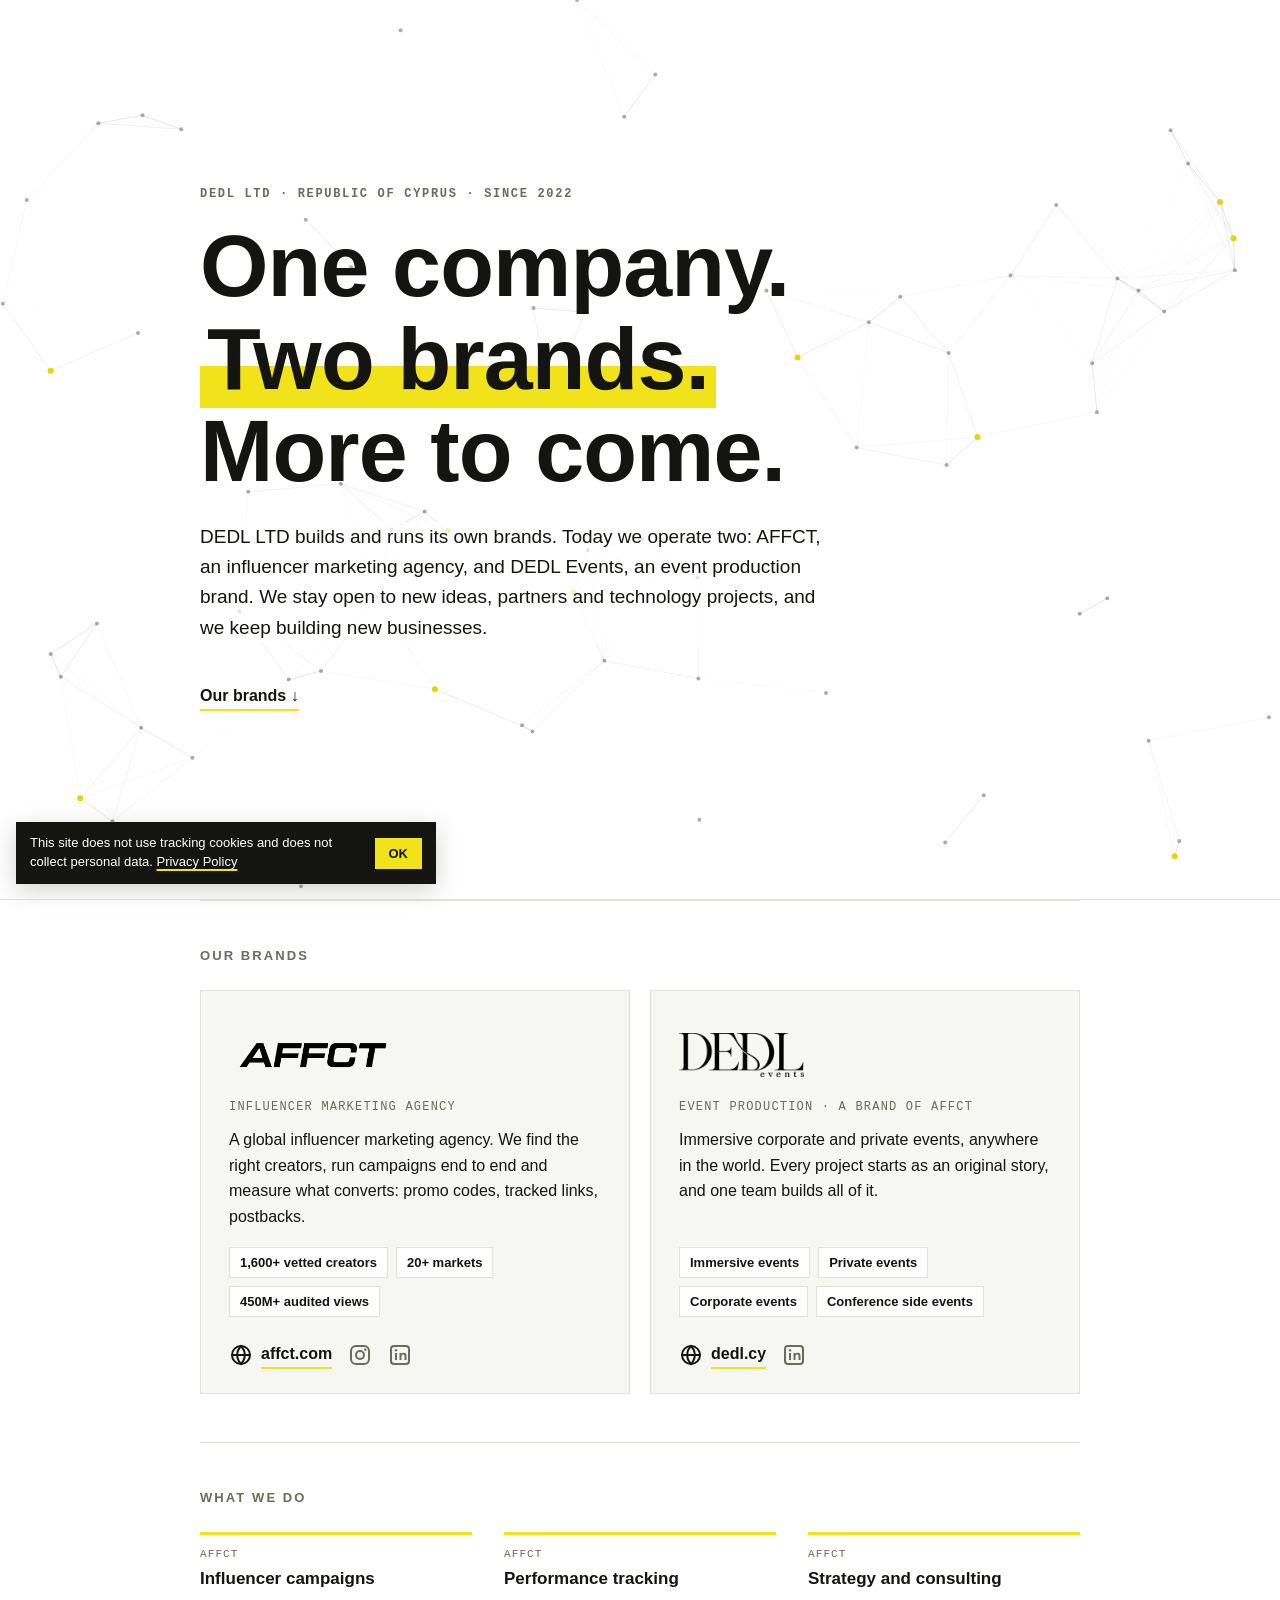
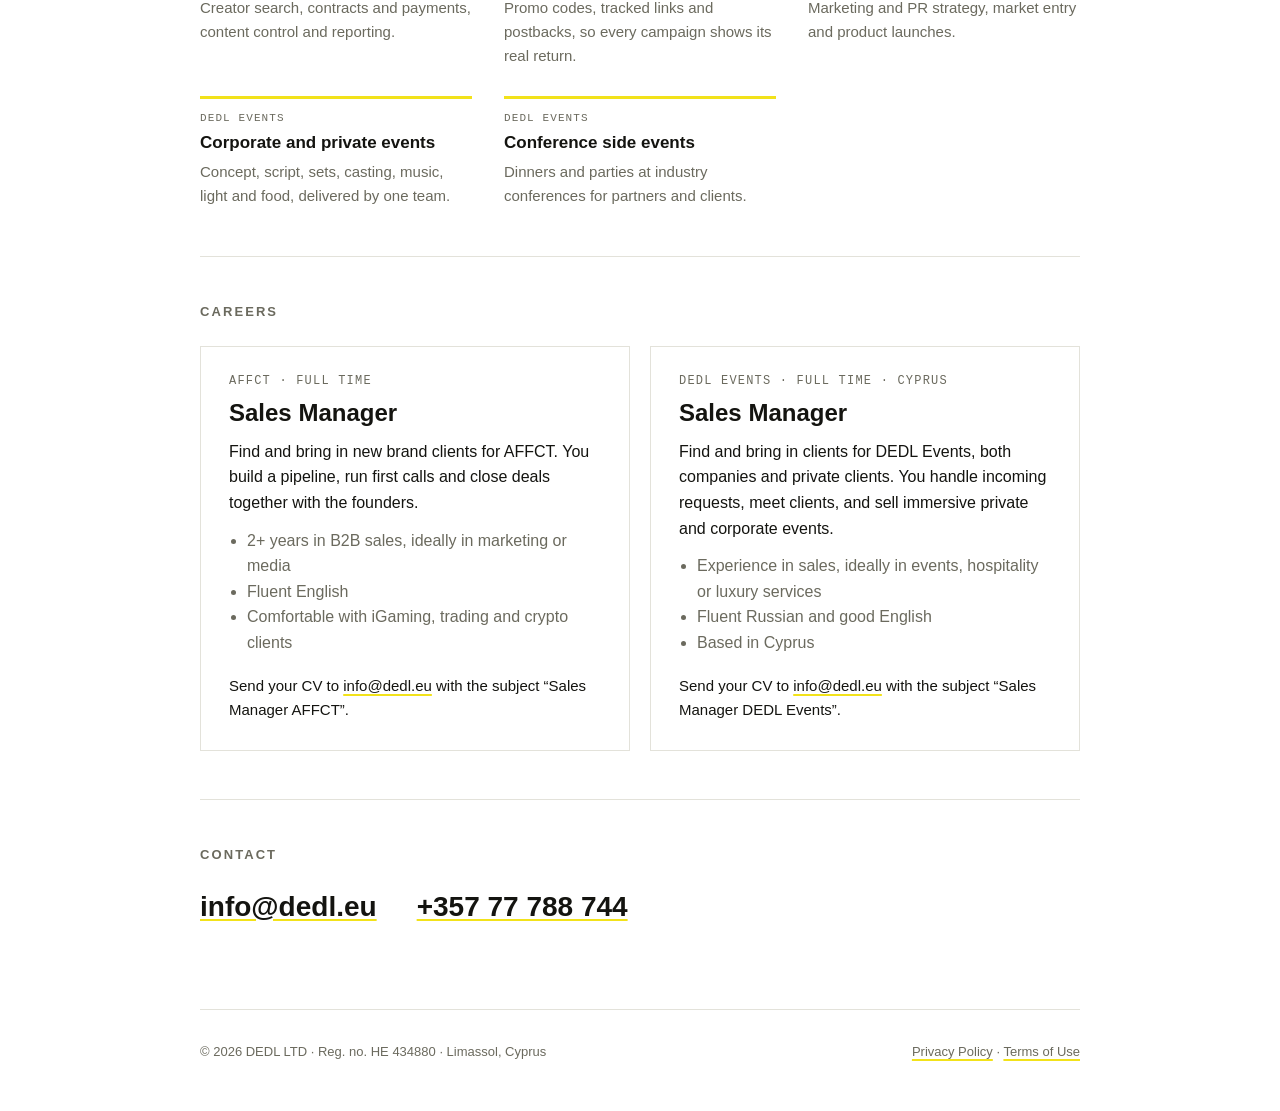
<file: index.html>
<!doctype html><html lang="en"><head><meta charset="utf-8"><meta name="viewport" content="width=device-width,initial-scale=1">
<title>DEDL LTD</title><meta name="description" content="DEDL LTD (HE 434880) is a Cyprus company that builds and runs its own brands: AFFCT and DEDL Events."><link rel="stylesheet" href="style.css"></head><body>
<header class="screen">
  <canvas id="net" aria-hidden="true"></canvas>
  <div class="wrap hero">
    <p class="eyebrow">DEDL LTD · Republic of Cyprus · Since 2022</p>
    <h1>One company. <em>Two brands.</em> More to come.</h1>
    <p class="lead">DEDL LTD builds and runs its own brands. Today we operate two: AFFCT, an influencer marketing agency, and DEDL Events, an event production brand. We stay open to new ideas, partners and technology projects, and we keep building new businesses.</p>
    <a class="down" href="#brands">Our brands ↓</a>
  </div>
</header>

<div class="wrap">
<main>
  <section id="brands" aria-labelledby="h-brands">
    <h2 id="h-brands">Our brands</h2>
    <div class="brands">
      <article class="brand affct">
        <a class="logo" href="https://affct.com/" target="_blank" rel="noopener noreferrer" aria-label="AFFCT website"><img src="affct-logo.png" alt="AFFCT" width="630" height="240"></a>
        <p class="kind">Influencer marketing agency</p>
        <p>A global influencer marketing agency. We find the right creators, run campaigns end to end and measure what converts: promo codes, tracked links, postbacks.</p>
        <ul class="facts"><li>1,600+ vetted creators</li><li>20+ markets</li><li>450M+ audited views</li></ul>
        <div class="links">
          <a href="https://affct.com/" target="_blank" rel="noopener noreferrer" aria-label="AFFCT website"><svg viewBox="0 0 24 24" aria-hidden="true"><circle cx="12" cy="12" r="9" fill="none" stroke="currentColor" stroke-width="2"/><path d="M3 12h18M12 3c2.5 2.6 3.8 5.6 3.8 9s-1.3 6.4-3.8 9c-2.5-2.6-3.8-5.6-3.8-9S9.5 5.6 12 3z" fill="none" stroke="currentColor" stroke-width="2"/></svg><span>affct.com</span></a>
          <a class="icon" href="https://www.instagram.com/affct.official" target="_blank" rel="noopener noreferrer" aria-label="AFFCT on Instagram"><svg viewBox="0 0 24 24" aria-hidden="true"><rect x="3" y="3" width="18" height="18" rx="5" fill="none" stroke="currentColor" stroke-width="2"/><circle cx="12" cy="12" r="4" fill="none" stroke="currentColor" stroke-width="2"/><circle cx="17.3" cy="6.7" r="1.2" fill="currentColor"/></svg></a>
          <a class="icon" href="https://www.linkedin.com/company/affct" target="_blank" rel="noopener noreferrer" aria-label="AFFCT on LinkedIn"><svg viewBox="0 0 24 24" aria-hidden="true"><rect x="3" y="3" width="18" height="18" rx="3" fill="none" stroke="currentColor" stroke-width="2"/><rect x="7" y="10" width="2" height="7" fill="currentColor"/><circle cx="8" cy="7.2" r="1.2" fill="currentColor"/><path d="M11.5 17v-7h2v1.1c.5-.8 1.4-1.3 2.4-1.3 1.8 0 2.6 1.1 2.6 3V17h-2v-3.9c0-1-.4-1.6-1.2-1.6-.9 0-1.8.6-1.8 1.8V17z" fill="currentColor"/></svg></a>
        </div>
      </article>
      <article class="brand events">
        <a class="logo" href="https://dedl.cy/" target="_blank" rel="noopener noreferrer" aria-label="DEDL Events website"><img src="dedl-events-logo.webp" alt="DEDL Events" width="600" height="215"></a>
        <p class="kind">Event production · a brand of AFFCT</p>
        <p>Immersive corporate and private events, anywhere in the world. Every project starts as an original story, and one team builds all of it.</p>
        <ul class="facts"><li>Immersive events</li><li>Private events</li><li>Corporate events</li><li>Conference side events</li></ul>
        <div class="links">
          <a href="https://dedl.cy/" target="_blank" rel="noopener noreferrer" aria-label="DEDL Events website"><svg viewBox="0 0 24 24" aria-hidden="true"><circle cx="12" cy="12" r="9" fill="none" stroke="currentColor" stroke-width="2"/><path d="M3 12h18M12 3c2.5 2.6 3.8 5.6 3.8 9s-1.3 6.4-3.8 9c-2.5-2.6-3.8-5.6-3.8-9S9.5 5.6 12 3z" fill="none" stroke="currentColor" stroke-width="2"/></svg><span>dedl.cy</span></a>
          <a class="icon" href="https://www.linkedin.com/company/dedl-events" target="_blank" rel="noopener noreferrer" aria-label="DEDL Events on LinkedIn"><svg viewBox="0 0 24 24" aria-hidden="true"><rect x="3" y="3" width="18" height="18" rx="3" fill="none" stroke="currentColor" stroke-width="2"/><rect x="7" y="10" width="2" height="7" fill="currentColor"/><circle cx="8" cy="7.2" r="1.2" fill="currentColor"/><path d="M11.5 17v-7h2v1.1c.5-.8 1.4-1.3 2.4-1.3 1.8 0 2.6 1.1 2.6 3V17h-2v-3.9c0-1-.4-1.6-1.2-1.6-.9 0-1.8.6-1.8 1.8V17z" fill="currentColor"/></svg></a>
        </div>
      </article>
    </div>
  </section>

  <section id="services" aria-labelledby="h-services">
    <h2 id="h-services">What we do</h2>
    <div class="services">
      <div class="svc"><span class="by">AFFCT</span><h3>Influencer campaigns</h3><p>Creator search, contracts and payments, content control and reporting.</p></div>
      <div class="svc"><span class="by">AFFCT</span><h3>Performance tracking</h3><p>Promo codes, tracked links and postbacks, so every campaign shows its real return.</p></div>
      <div class="svc"><span class="by">AFFCT</span><h3>Strategy and consulting</h3><p>Marketing and PR strategy, market entry and product launches.</p></div>
      <div class="svc"><span class="by">DEDL Events</span><h3>Corporate and private events</h3><p>Concept, script, sets, casting, music, light and food, delivered by one team.</p></div>
      <div class="svc"><span class="by">DEDL Events</span><h3>Conference side events</h3><p>Dinners and parties at industry conferences for partners and clients.</p></div>
    </div>
  </section>

  <section id="careers" aria-labelledby="h-careers">
    <h2 id="h-careers">Careers</h2>
    <div class="jobs">
      <article class="job">
        <p class="kind">AFFCT · Full time</p>
        <h3>Sales Manager</h3>
        <p>Find and bring in new brand clients for AFFCT. You build a pipeline, run first calls and close deals together with the founders.</p>
        <ul><li>2+ years in B2B sales, ideally in marketing or media</li><li>Fluent English</li><li>Comfortable with iGaming, trading and crypto clients</li></ul>
        <p class="apply">Send your CV to <a href="mailto:info@dedl.eu?subject=Sales%20Manager%20AFFCT">info@dedl.eu</a> with the subject “Sales Manager AFFCT”.</p>
      </article>
      <article class="job">
        <p class="kind">DEDL Events · Full time · Cyprus</p>
        <h3>Sales Manager</h3>
        <p>Find and bring in clients for DEDL Events, both companies and private clients. You handle incoming requests, meet clients, and sell immersive private and corporate events.</p>
        <ul><li>Experience in sales, ideally in events, hospitality or luxury services</li><li>Fluent Russian and good English</li><li>Based in Cyprus</li></ul>
        <p class="apply">Send your CV to <a href="mailto:info@dedl.eu?subject=Sales%20Manager%20DEDL%20Events">info@dedl.eu</a> with the subject “Sales Manager DEDL Events”.</p>
      </article>
    </div>
  </section>

  <section id="contact" aria-labelledby="h-contact">
    <h2 id="h-contact">Contact</h2>
    <p class="contact"><a href="mailto:info@dedl.eu">info@dedl.eu</a><a href="tel:+35777788744">+357 77 788 744</a></p>
  </section>
</main>

<footer>
  <span>© 2026 DEDL LTD · Reg. no. HE 434880 · Limassol, Cyprus</span>
  <span><a href="privacy.html" target="_blank" rel="noopener noreferrer">Privacy Policy</a> · <a href="terms.html" target="_blank" rel="noopener noreferrer">Terms of Use</a></span>
</footer>
</div>
<script>
(function(){
  var c=document.getElementById('net'); if(!c||!c.getContext) return;
  var x=c.getContext('2d'), w,h,dpr,pts=[], reduce=window.matchMedia&&matchMedia('(prefers-reduced-motion: reduce)').matches;
  function size(){ dpr=Math.min(window.devicePixelRatio||1,2); w=c.clientWidth; h=c.clientHeight; c.width=w*dpr; c.height=h*dpr; x.setTransform(dpr,0,0,dpr,0,0);
    var n=Math.round(Math.min(90,Math.max(30,w*h/16000))); pts=[];
    for(var i=0;i<n;i++) pts.push({x:Math.random()*w,y:Math.random()*h,vx:(Math.random()-.5)*.35,vy:(Math.random()-.5)*.35,hot:Math.random()<.12}); }
  function draw(){ x.clearRect(0,0,w,h); var L=Math.min(150,w/6);
    for(var i=0;i<pts.length;i++){ var p=pts[i];
      if(!reduce){ p.x+=p.vx; p.y+=p.vy; if(p.x<0||p.x>w) p.vx*=-1; if(p.y<0||p.y>h) p.vy*=-1; }
      for(var j=i+1;j<pts.length;j++){ var q=pts[j],dx=p.x-q.x,dy=p.y-q.y,d=Math.sqrt(dx*dx+dy*dy);
        if(d<L){ x.strokeStyle='rgba(20,20,16,'+(0.14*(1-d/L))+')'; x.lineWidth=1; x.beginPath(); x.moveTo(p.x,p.y); x.lineTo(q.x,q.y); x.stroke(); } } }
    for(var k=0;k<pts.length;k++){ var r=pts[k]; x.fillStyle=r.hot?'#e8d400':'rgba(20,20,16,.35)'; x.beginPath(); x.arc(r.x,r.y,r.hot?3:2,0,6.283); x.fill(); }
    if(!reduce) requestAnimationFrame(draw); }
  size(); draw(); window.addEventListener('resize',function(){ size(); if(reduce) draw(); });
})();
</script>
<div class="notice" id="notice" role="region" aria-label="Privacy notice" hidden>
  <p>This site does not use tracking cookies and does not collect personal data. <a href="privacy.html" target="_blank" rel="noopener noreferrer">Privacy Policy</a></p>
  <button type="button" id="notice-ok">OK</button>
</div>
<script>
(function(){
  var n=document.getElementById('notice'), k='dedl-notice-ok', seen=false;
  try{ seen=localStorage.getItem(k)==='1'; }catch(e){}
  if(!seen) n.hidden=false;
  document.getElementById('notice-ok').addEventListener('click',function(){ n.hidden=true; try{ localStorage.setItem(k,'1'); }catch(e){} });
})();
</script>
</body></html>
</file>
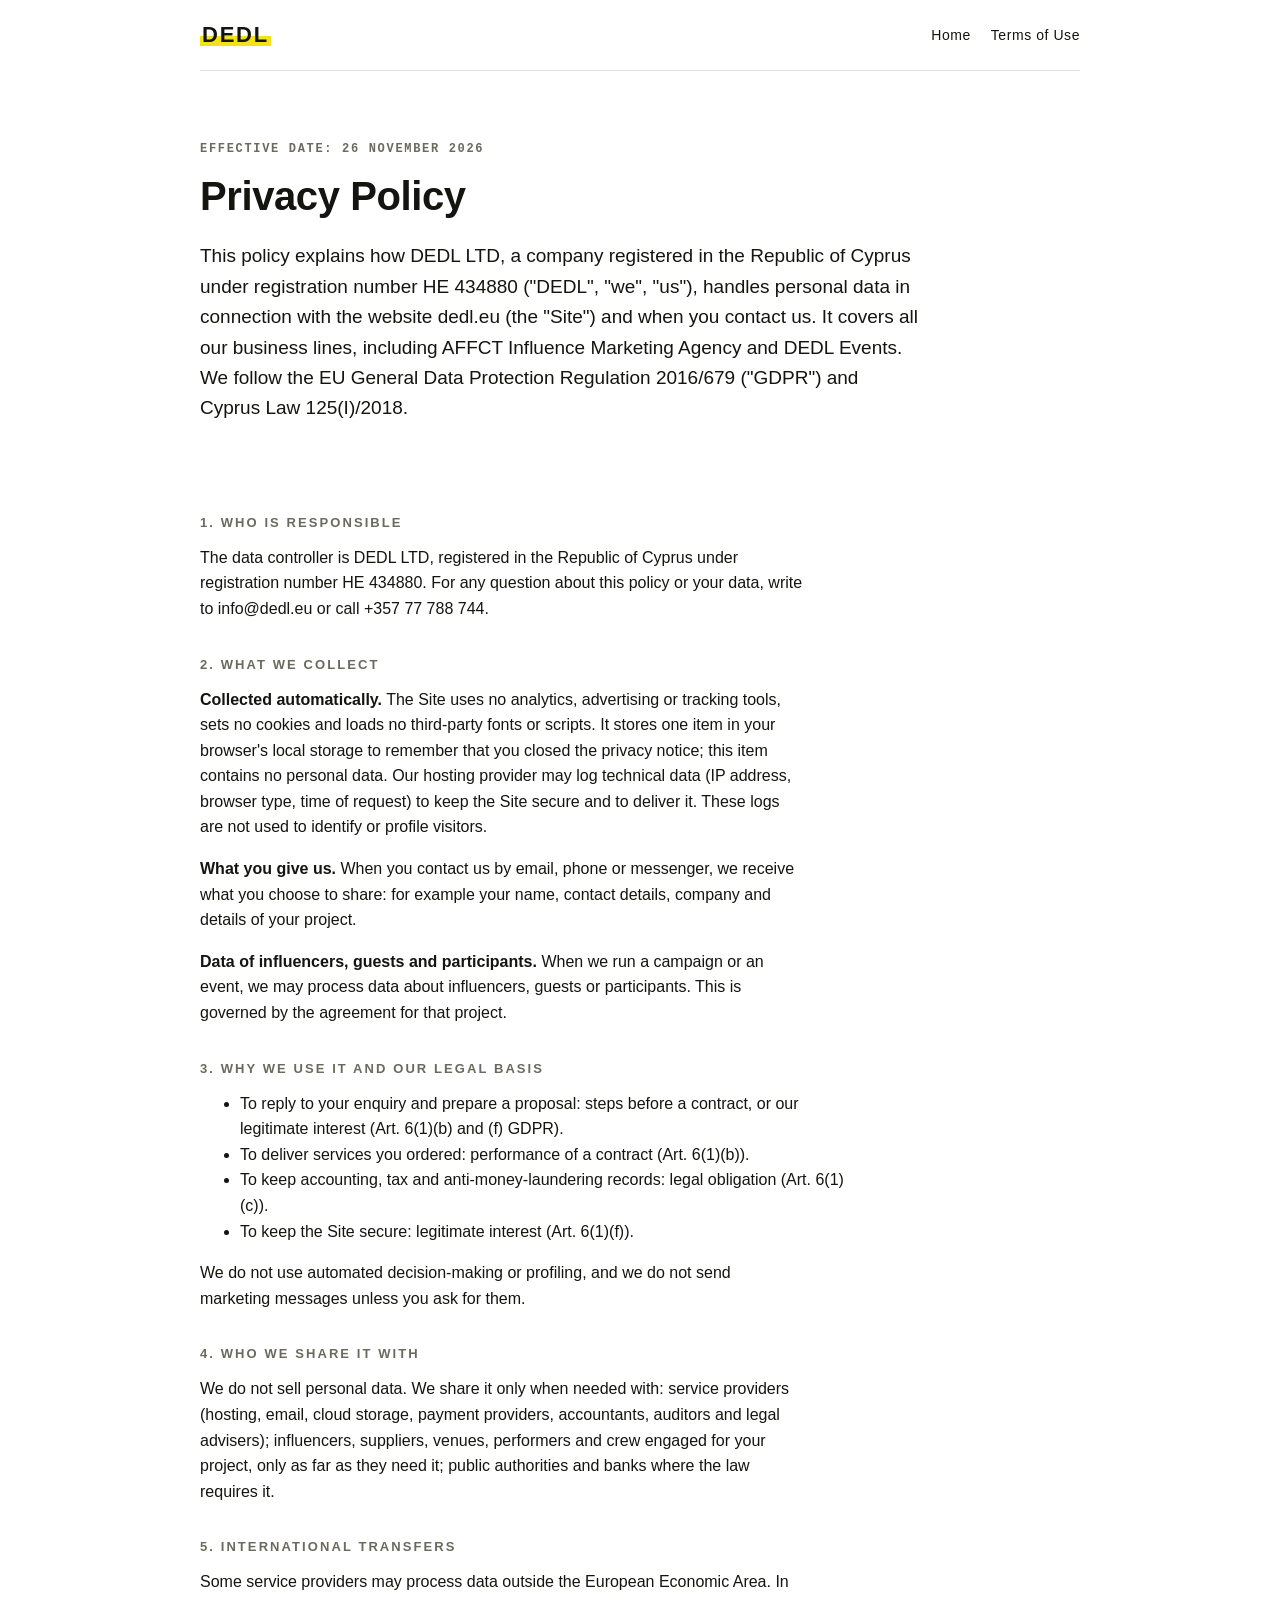
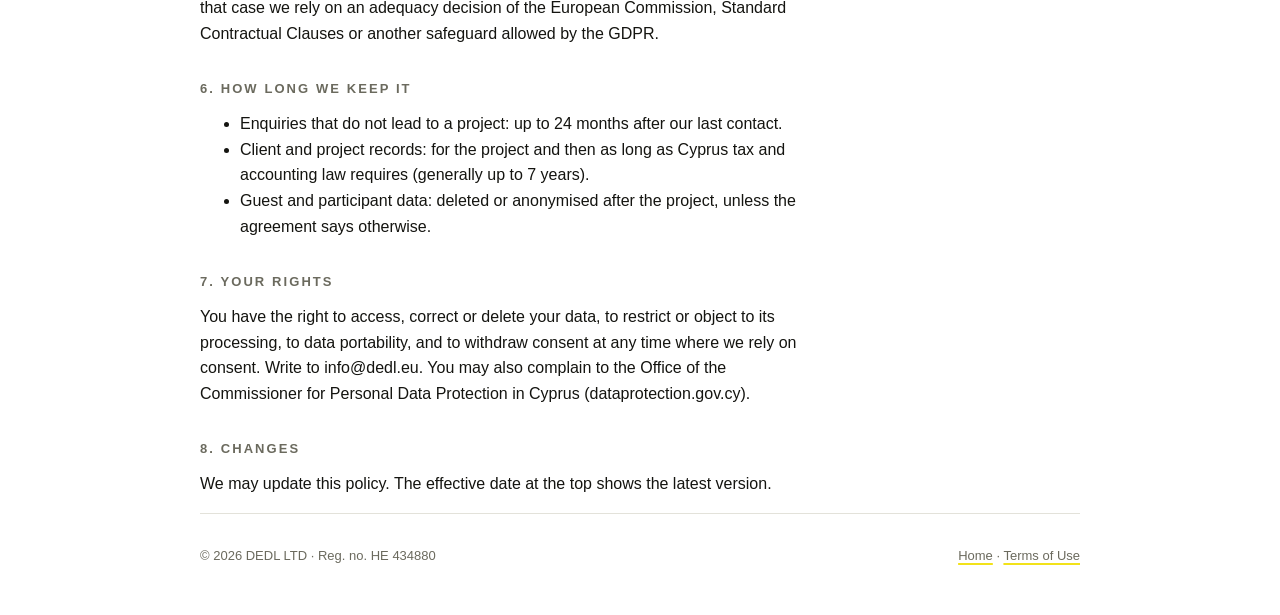
<file: privacy.html>
<!doctype html><html lang="en"><head><meta charset="utf-8"><meta name="viewport" content="width=device-width,initial-scale=1">
<title>Privacy Policy · DEDL LTD</title><meta name="description" content="Privacy Policy of DEDL LTD."><link rel="stylesheet" href="style.css"></head><body>
<div class="wrap legal">
<header class="top"><a class="mark" href="index.html">DEDL</a><nav><a target="_blank" rel="noopener noreferrer" href="index.html">Home</a><a target="_blank" rel="noopener noreferrer" href="terms.html">Terms of Use</a></nav></header>
<main>
<div class="hero"><p class="eyebrow">Effective date: 26 November 2026</p><h1>Privacy Policy</h1>
<p class="lead">This policy explains how DEDL LTD, a company registered in the Republic of Cyprus under registration number HE 434880 ("DEDL", "we", "us"), handles personal data in connection with the website dedl.eu (the "Site") and when you contact us. It covers all our business lines, including AFFCT Influence Marketing Agency and DEDL Events. We follow the EU General Data Protection Regulation 2016/679 ("GDPR") and Cyprus Law 125(I)/2018.</p></div>

<h2>1. Who is responsible</h2>
<p>The data controller is DEDL LTD, registered in the Republic of Cyprus under registration number HE 434880. For any question about this policy or your data, write to info@dedl.eu or call +357 77 788 744.</p>

<h2>2. What we collect</h2>
<p><strong>Collected automatically.</strong> The Site uses no analytics, advertising or tracking tools, sets no cookies and loads no third-party fonts or scripts. It stores one item in your browser's local storage to remember that you closed the privacy notice; this item contains no personal data. Our hosting provider may log technical data (IP address, browser type, time of request) to keep the Site secure and to deliver it. These logs are not used to identify or profile visitors.</p>
<p><strong>What you give us.</strong> When you contact us by email, phone or messenger, we receive what you choose to share: for example your name, contact details, company and details of your project.</p>
<p><strong>Data of influencers, guests and participants.</strong> When we run a campaign or an event, we may process data about influencers, guests or participants. This is governed by the agreement for that project.</p>

<h2>3. Why we use it and our legal basis</h2>
<ul>
<li>To reply to your enquiry and prepare a proposal: steps before a contract, or our legitimate interest (Art. 6(1)(b) and (f) GDPR).</li>
<li>To deliver services you ordered: performance of a contract (Art. 6(1)(b)).</li>
<li>To keep accounting, tax and anti-money-laundering records: legal obligation (Art. 6(1)(c)).</li>
<li>To keep the Site secure: legitimate interest (Art. 6(1)(f)).</li>
</ul>
<p>We do not use automated decision-making or profiling, and we do not send marketing messages unless you ask for them.</p>

<h2>4. Who we share it with</h2>
<p>We do not sell personal data. We share it only when needed with: service providers (hosting, email, cloud storage, payment providers, accountants, auditors and legal advisers); influencers, suppliers, venues, performers and crew engaged for your project, only as far as they need it; public authorities and banks where the law requires it.</p>

<h2>5. International transfers</h2>
<p>Some service providers may process data outside the European Economic Area. In that case we rely on an adequacy decision of the European Commission, Standard Contractual Clauses or another safeguard allowed by the GDPR.</p>

<h2>6. How long we keep it</h2>
<ul>
<li>Enquiries that do not lead to a project: up to 24 months after our last contact.</li>
<li>Client and project records: for the project and then as long as Cyprus tax and accounting law requires (generally up to 7 years).</li>
<li>Guest and participant data: deleted or anonymised after the project, unless the agreement says otherwise.</li>
</ul>

<h2>7. Your rights</h2>
<p>You have the right to access, correct or delete your data, to restrict or object to its processing, to data portability, and to withdraw consent at any time where we rely on consent. Write to info@dedl.eu. You may also complain to the Office of the Commissioner for Personal Data Protection in Cyprus (dataprotection.gov.cy).</p>

<h2>8. Changes</h2>
<p>We may update this policy. The effective date at the top shows the latest version.</p>
</main>
<footer><span>© 2026 DEDL LTD · Reg. no. HE 434880</span><span><a target="_blank" rel="noopener noreferrer" href="index.html">Home</a> · <a target="_blank" rel="noopener noreferrer" href="terms.html">Terms of Use</a></span></footer>
</div>
</body></html>
</file>
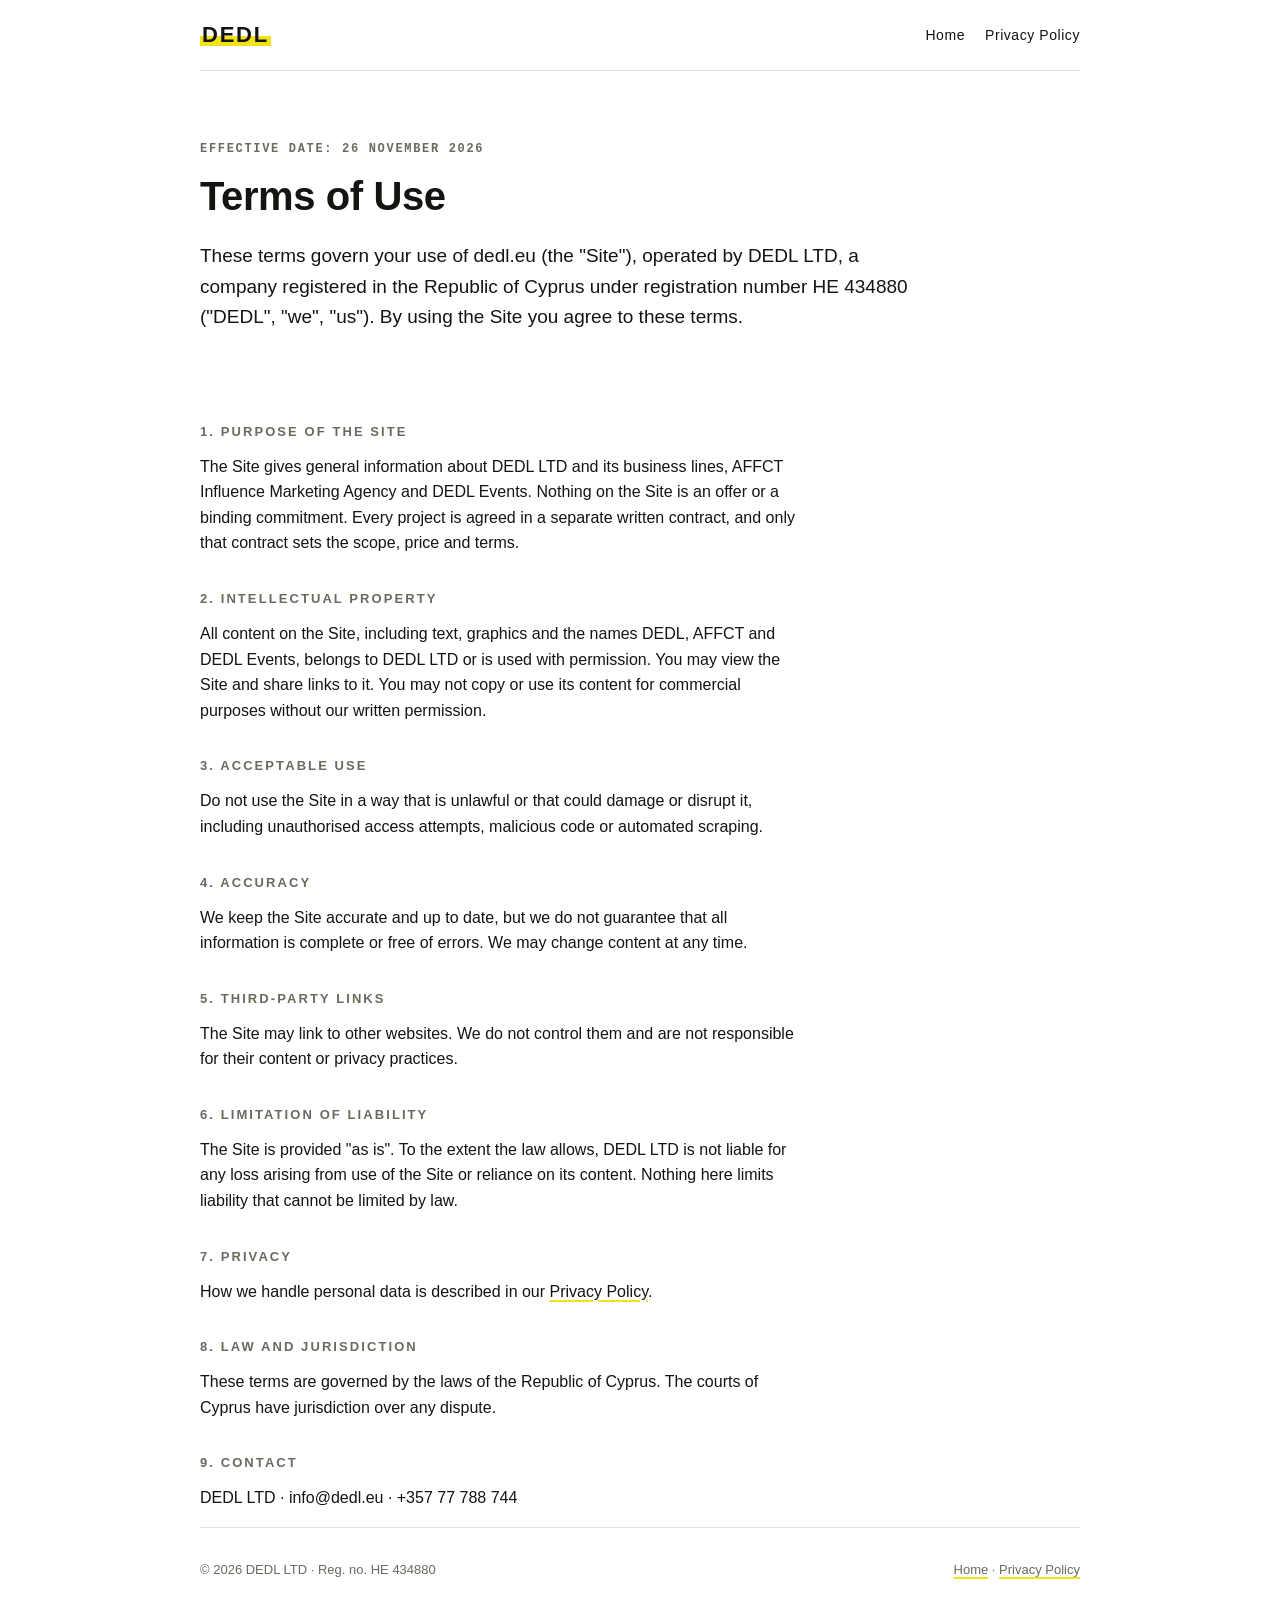
<file: terms.html>
<!doctype html><html lang="en"><head><meta charset="utf-8"><meta name="viewport" content="width=device-width,initial-scale=1">
<title>Terms of Use · DEDL LTD</title><meta name="description" content="Terms of Use of DEDL LTD."><link rel="stylesheet" href="style.css"></head><body>
<div class="wrap legal">
<header class="top"><a class="mark" href="index.html">DEDL</a><nav><a target="_blank" rel="noopener noreferrer" href="index.html">Home</a><a target="_blank" rel="noopener noreferrer" href="privacy.html">Privacy Policy</a></nav></header>
<main>
<div class="hero"><p class="eyebrow">Effective date: 26 November 2026</p><h1>Terms of Use</h1>
<p class="lead">These terms govern your use of dedl.eu (the "Site"), operated by DEDL LTD, a company registered in the Republic of Cyprus under registration number HE 434880 ("DEDL", "we", "us"). By using the Site you agree to these terms.</p></div>

<h2>1. Purpose of the Site</h2>
<p>The Site gives general information about DEDL LTD and its business lines, AFFCT Influence Marketing Agency and DEDL Events. Nothing on the Site is an offer or a binding commitment. Every project is agreed in a separate written contract, and only that contract sets the scope, price and terms.</p>

<h2>2. Intellectual property</h2>
<p>All content on the Site, including text, graphics and the names DEDL, AFFCT and DEDL Events, belongs to DEDL LTD or is used with permission. You may view the Site and share links to it. You may not copy or use its content for commercial purposes without our written permission.</p>

<h2>3. Acceptable use</h2>
<p>Do not use the Site in a way that is unlawful or that could damage or disrupt it, including unauthorised access attempts, malicious code or automated scraping.</p>

<h2>4. Accuracy</h2>
<p>We keep the Site accurate and up to date, but we do not guarantee that all information is complete or free of errors. We may change content at any time.</p>

<h2>5. Third-party links</h2>
<p>The Site may link to other websites. We do not control them and are not responsible for their content or privacy practices.</p>

<h2>6. Limitation of liability</h2>
<p>The Site is provided "as is". To the extent the law allows, DEDL LTD is not liable for any loss arising from use of the Site or reliance on its content. Nothing here limits liability that cannot be limited by law.</p>

<h2>7. Privacy</h2>
<p>How we handle personal data is described in our <a target="_blank" rel="noopener noreferrer" href="privacy.html">Privacy Policy</a>.</p>

<h2>8. Law and jurisdiction</h2>
<p>These terms are governed by the laws of the Republic of Cyprus. The courts of Cyprus have jurisdiction over any dispute.</p>

<h2>9. Contact</h2>
<p>DEDL LTD · info@dedl.eu · +357 77 788 744</p>
</main>
<footer><span>© 2026 DEDL LTD · Reg. no. HE 434880</span><span><a target="_blank" rel="noopener noreferrer" href="index.html">Home</a> · <a target="_blank" rel="noopener noreferrer" href="privacy.html">Privacy Policy</a></span></footer>
</div>
</body></html>
</file>
<file: style.css>
/* Layout: single column on white; yellow marker highlight carries over from the neon draft; brands as two side-by-side blocks */
:root{
  --ink:#ffffff; --panel:#f6f6f2; --line:#e3e2da;
  --neon:#f2e21a; --text:#141410; --muted:#6b6a5e; --link:#141410; --affct:#6b3cf5; --events:#c8102e;
  --display:"Arial Black","Helvetica Neue",Helvetica,Arial,sans-serif;
  --body:"Helvetica Neue",Helvetica,Arial,system-ui,sans-serif;
  --mono:ui-monospace,"SFMono-Regular",Menlo,Consolas,monospace;
  color-scheme:light;
}
*{box-sizing:border-box}
html{background:var(--ink)}
body{margin:0;background:var(--ink);color:var(--text);font:16px/1.6 var(--body);
  padding-left:max(16px,env(safe-area-inset-left,0px));padding-right:max(16px,env(safe-area-inset-right,0px))}
.wrap{max-width:880px;margin:0 auto}
a{color:var(--link);text-underline-offset:3px;text-decoration-color:var(--neon);text-decoration-thickness:2px}
a:focus-visible{outline:2px solid var(--text);outline-offset:3px}
header.top{display:flex;justify-content:space-between;align-items:center;gap:16px;flex-wrap:wrap;padding-block:24px;border-bottom:1px solid var(--line)}
.mark{font:900 22px/1 var(--display);letter-spacing:.08em;color:var(--text);text-decoration:none;background:linear-gradient(transparent 55%,var(--neon) 55%);padding:0 2px}
nav{display:flex;gap:20px;flex-wrap:wrap;font-size:14px;letter-spacing:.04em}
nav a{color:var(--text);text-decoration:none}
nav a:hover{text-decoration:underline;text-decoration-color:var(--neon);text-decoration-thickness:2px}
.hero{padding-block:72px 56px}
.eyebrow{font:600 12px/1 var(--mono);letter-spacing:.14em;text-transform:uppercase;color:var(--muted);margin:0 0 20px}
h1{font:900 clamp(34px,6vw,60px)/1.05 var(--display);margin:0 0 24px;text-wrap:balance;letter-spacing:-.01em}
h1 em{font-style:normal;background:linear-gradient(transparent 58%,var(--neon) 58%);padding:0 .08em}
.lead{font-size:19px;max-width:60ch;color:var(--text);margin:0}
section{padding-block:48px;border-top:1px solid var(--line)}
h2{font:900 13px/1 var(--display);letter-spacing:.16em;text-transform:uppercase;color:var(--muted);margin:0 0 28px}
.lines{display:grid;grid-template-columns:1fr;gap:20px}
.line{background:var(--panel);border:1px solid var(--line);padding:24px;min-width:0}
.line.main{border-color:var(--neon)}
.line h3{font:900 22px/1.2 var(--display);margin:0 0 6px}
.tag{font:500 12px/1 var(--mono);letter-spacing:.1em;text-transform:uppercase;color:var(--muted);margin:0 0 14px}
.line p{margin:0 0 10px;max-width:62ch}
.line ul{margin:0;padding-left:18px;color:var(--text)}
.sub{margin-top:18px;padding-top:18px;border-top:1px dashed var(--line);display:grid;gap:18px}
.sub h4{font:700 17px/1.3 var(--body);margin:0 0 4px;color:var(--text)}
.sub h4 span{color:var(--muted);font-weight:400;font-size:14px}
.about p{max-width:62ch;margin:0 0 12px}
dl.ledger{display:grid;grid-template-columns:minmax(140px,220px) 1fr;margin:0;border-top:1px solid var(--line)}
dl.ledger dt,dl.ledger dd{margin:0;padding:12px 0;border-bottom:1px solid var(--line);min-width:0}
dl.ledger dt{font:500 12px/1.6 var(--mono);letter-spacing:.08em;text-transform:uppercase;color:var(--muted);padding-right:16px}
dl.ledger dd{font-variant-numeric:tabular-nums}
footer{padding-block:32px 48px;border-top:1px solid var(--line);font-size:13px;color:var(--muted);display:flex;justify-content:space-between;gap:12px;flex-wrap:wrap}
footer a{color:var(--muted)}
.legal h1{font-size:clamp(28px,5vw,40px)}
.legal h2{margin-top:36px;margin-bottom:12px}
.legal p,.legal li{max-width:68ch}
@media (max-width:560px){dl.ledger{grid-template-columns:1fr} dl.ledger dt{border-bottom:0;padding-bottom:0} .hero{padding-block:48px 40px}}
@media (prefers-reduced-motion:reduce){*{transition:none!important}}

.screen{position:relative;min-height:100vh;min-height:100svh;display:flex;align-items:center;margin-left:calc(-1*max(16px,env(safe-area-inset-left,0px)));margin-right:calc(-1*max(16px,env(safe-area-inset-right,0px)));padding-left:max(16px,env(safe-area-inset-left,0px));padding-right:max(16px,env(safe-area-inset-right,0px));overflow:hidden;border-bottom:1px solid var(--line)}
#net{position:absolute;inset:0;width:100%;height:100%;display:block}
.screen .hero{position:relative;width:100%;padding-block:96px}
.screen h1{font-size:clamp(40px,7.5vw,88px);max-width:14ch}
.screen .lead{background:rgba(255,255,255,.7)}
.down{display:inline-block;margin-top:40px;font-weight:600;text-decoration:none;border-bottom:2px solid var(--neon)}
.brands{display:grid;grid-template-columns:repeat(auto-fit,minmax(min(100%,340px),1fr));gap:20px}
.brand{background:var(--panel);border:1px solid var(--line);padding:32px 28px 24px;display:grid;grid-row:span 5;grid-template-rows:subgrid;row-gap:14px;min-width:0}
.brand p{margin:0}
.kind{font:500 12px/1 var(--mono);letter-spacing:.1em;text-transform:uppercase;color:var(--muted)}
.logo{display:block;height:64px;text-decoration:none;color:var(--text);transition:color .3s ease}
.logo img{display:block;height:100%;width:auto;max-width:100%;filter:grayscale(1) brightness(0);transition:filter .3s ease}
.brand:hover .logo img,.logo:focus-visible img{filter:none}
.wordmark{display:flex;align-items:center;height:100%;font:900 52px/1 var(--display);letter-spacing:-.01em}
.affct:hover .logo,.affct .logo:focus-visible{color:var(--affct)}
.facts{margin:4px 0 0;padding:0;list-style:none;display:flex;flex-wrap:wrap;gap:8px}
.facts li{font:600 13px/1 var(--body);padding:8px 10px;background:var(--ink);border:1px solid var(--line)}
.links{align-self:end;padding-top:10px;display:flex;align-items:center;gap:16px}
.links a{display:inline-flex;align-items:center;gap:8px;color:var(--text);text-decoration:none;font-weight:600}
.links svg{width:24px;height:24px;flex:none}
.links a.icon{color:var(--muted)}
.links a:hover,.links a:focus-visible{color:var(--text)}
.links a:first-child span{border-bottom:2px solid var(--neon)}
.services{display:grid;grid-template-columns:repeat(auto-fit,minmax(min(100%,250px),1fr));gap:28px 32px}
.svc{min-width:0;border-top:3px solid var(--neon);padding-top:14px}
.svc h3{font:700 17px/1.3 var(--body);margin:0 0 6px}
.svc p{margin:0;color:var(--muted);font-size:15px}
.svc .by{font:500 11px/1 var(--mono);letter-spacing:.1em;text-transform:uppercase;color:var(--muted);display:block;margin-bottom:8px}
.pitch{font-size:19px;max-width:52ch;margin:0 0 20px}
.contact{display:flex;flex-wrap:wrap;gap:12px 40px;font:700 clamp(22px,3vw,28px)/1.3 var(--body);margin:0 0 36px}

.logo{display:flex;align-items:center}
.events .logo img{height:44px}
.jobs{display:grid;grid-template-columns:repeat(auto-fit,minmax(min(100%,340px),1fr));gap:20px}
.job{border:1px solid var(--line);padding:28px;display:flex;flex-direction:column;gap:12px;min-width:0}
.job h3{font:900 24px/1.15 var(--display);margin:0}
.job p{margin:0}
.job ul{margin:0;padding-left:18px;color:var(--muted)}
.job .apply{margin-top:auto;padding-top:6px;font-size:15px}
.notice{position:fixed;left:max(16px,env(safe-area-inset-left,0px));bottom:calc(16px + env(safe-area-inset-bottom,0px));z-index:20;max-width:min(420px,calc(100vw - 32px));display:flex;align-items:center;gap:14px;padding:12px 14px;background:var(--text);color:var(--ink);font-size:13px;line-height:1.45;box-shadow:0 6px 24px rgba(0,0,0,.18)}
.notice p{margin:0}
.notice a{color:var(--ink);text-decoration-color:var(--neon)}
.notice button{flex:none;font:700 13px/1 var(--body);padding:9px 14px;border:0;background:var(--neon);color:var(--text);cursor:pointer}
.notice button:focus-visible{outline:2px solid var(--ink);outline-offset:2px}

.notice[hidden]{display:none}
</file>
